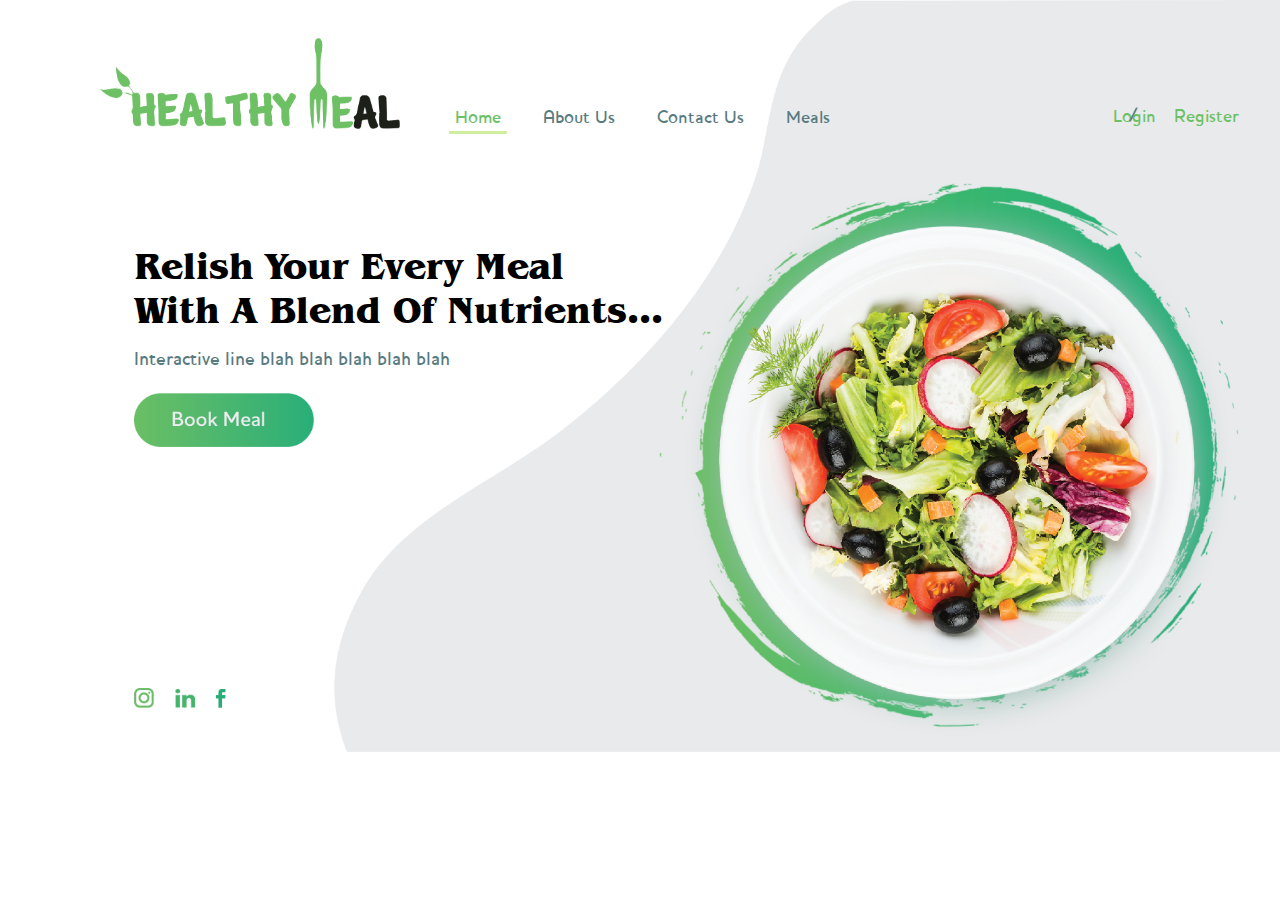
<file: index.html>
<!DOCTYPE html>
<html lang="en">
<head>
    <meta charset="UTF-8">
    <meta name="viewport" content="width=device-width, initial-scale=1.0">
    <link rel="stylesheet" type="text/css" href="index.css">
    <title>Healthy Meal - Home</title>
</head>
<body>
  <img class="grey_back" src="data/home/2x/Asset%2066@2x.png">
   <div class="main">
      
       <div class="icon">
            <a href="index.html">
                <img class="logo" src="data/home/2x/Asset%2064@2x.png">
            </a>
        </div>
        
        <div class="nav">
            <ul>
              <li><a class="active" href="#home">Home</a></li>
              <li><a href="about.html">About Us</a></li>
              <li><a href="contact.html">Contact Us</a></li>
              <li><a href="meal.html">Meals</a></li>
            </ul>
        </div>
        
        <div class="sign">
            <ul>
              <li><a href="login.html">Login</a></li>
              <img src="data/home/2x/Asset%2059@2x.png" style="width: 9px;position: absolute; right: 121px;">
              <li><a href="register.html">Register</a></li>
            </ul>
        </div>
        
        <img src="data/home/2x/Asset%2065@2x.png" style="width: 580px;position: absolute; right: 20px; bottom: 10px;">
        <img src="data/home/2x/Asset%2056@2x.png" style="width: 550px; position: absolute; right: 25px; bottom: 0px;">
        
        <div class="headline">
            <h1 style="font-size: 37px;margin-top: 6px;margin-bottom: 0;">
                Relish Your Every Meal<br>
                With A Blend Of Nutrients...
            </h1>
            <h3 style="font-family: font_hm;color: #587B7F;font-weight: 100;margin-top: 15px;">
                Interactive line blah blah blah blah blah
            </h3>
        </div>
        
        <div class="button">
            <img src="data/home/2x/Asset%2063@2x.png" style="width: 180px;position: absolute;top: -5px;">
            <a href="meal.html">
                <img src="data/home/2x/Asset%2062@2x.png" style="width: 100px;position: absolute;left: 37px;top: 10px;">
            </a>
        </div>
        
        <div class="footer">
            <a href="https://www.instagram.com/p_r_o_designer/" >
                <img src="data/home/2x/Asset%2054@2x.png">
            </a>
            <a href="https://www.linkedin.com/company/healthymeal/" >
                <img src="data/home/2x/Asset%2055@2x.png">
            </a>
            <a href="https://www.facebook.com/amanshrivastava123" >
                <img src="data/home/2x/Asset%2053@2x.png" style="width: 10px;">
            </a>
            
            
        </div>
        
   </div>
    
    
</body>
</html>
</file>
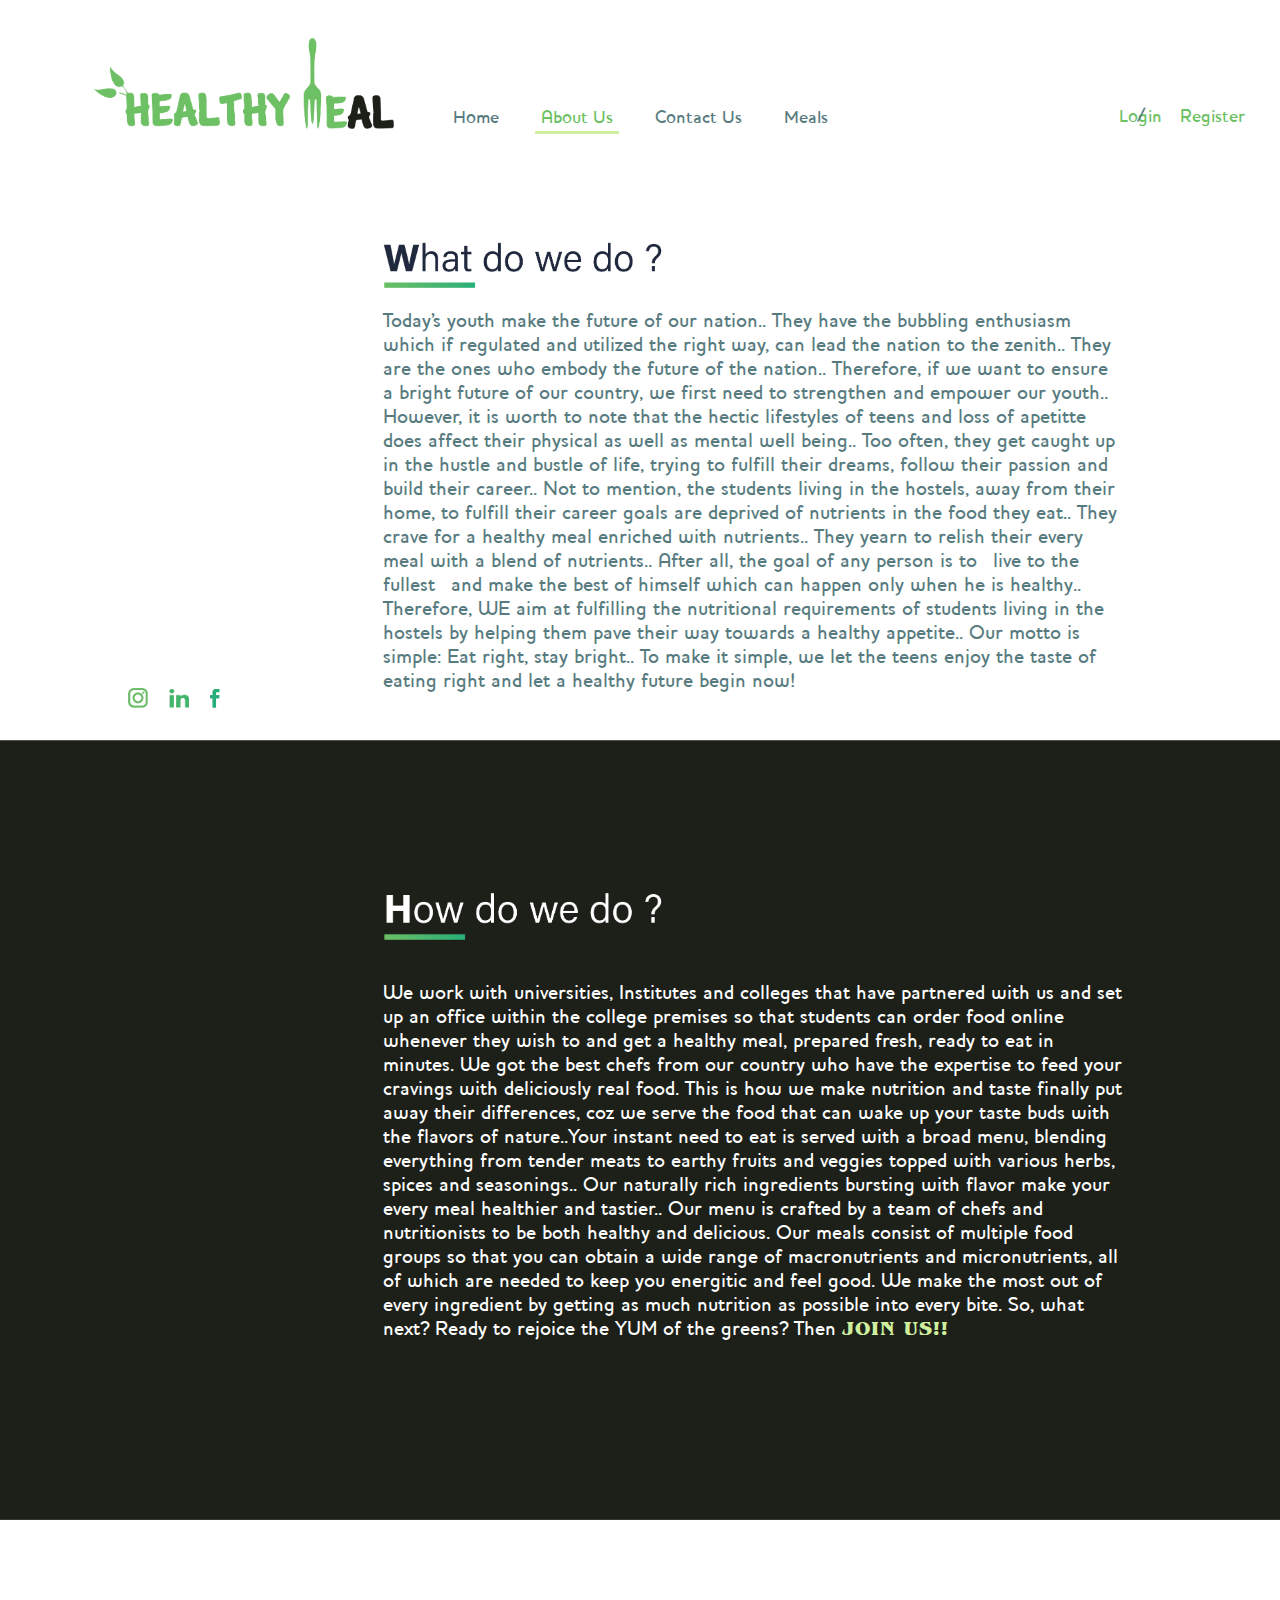
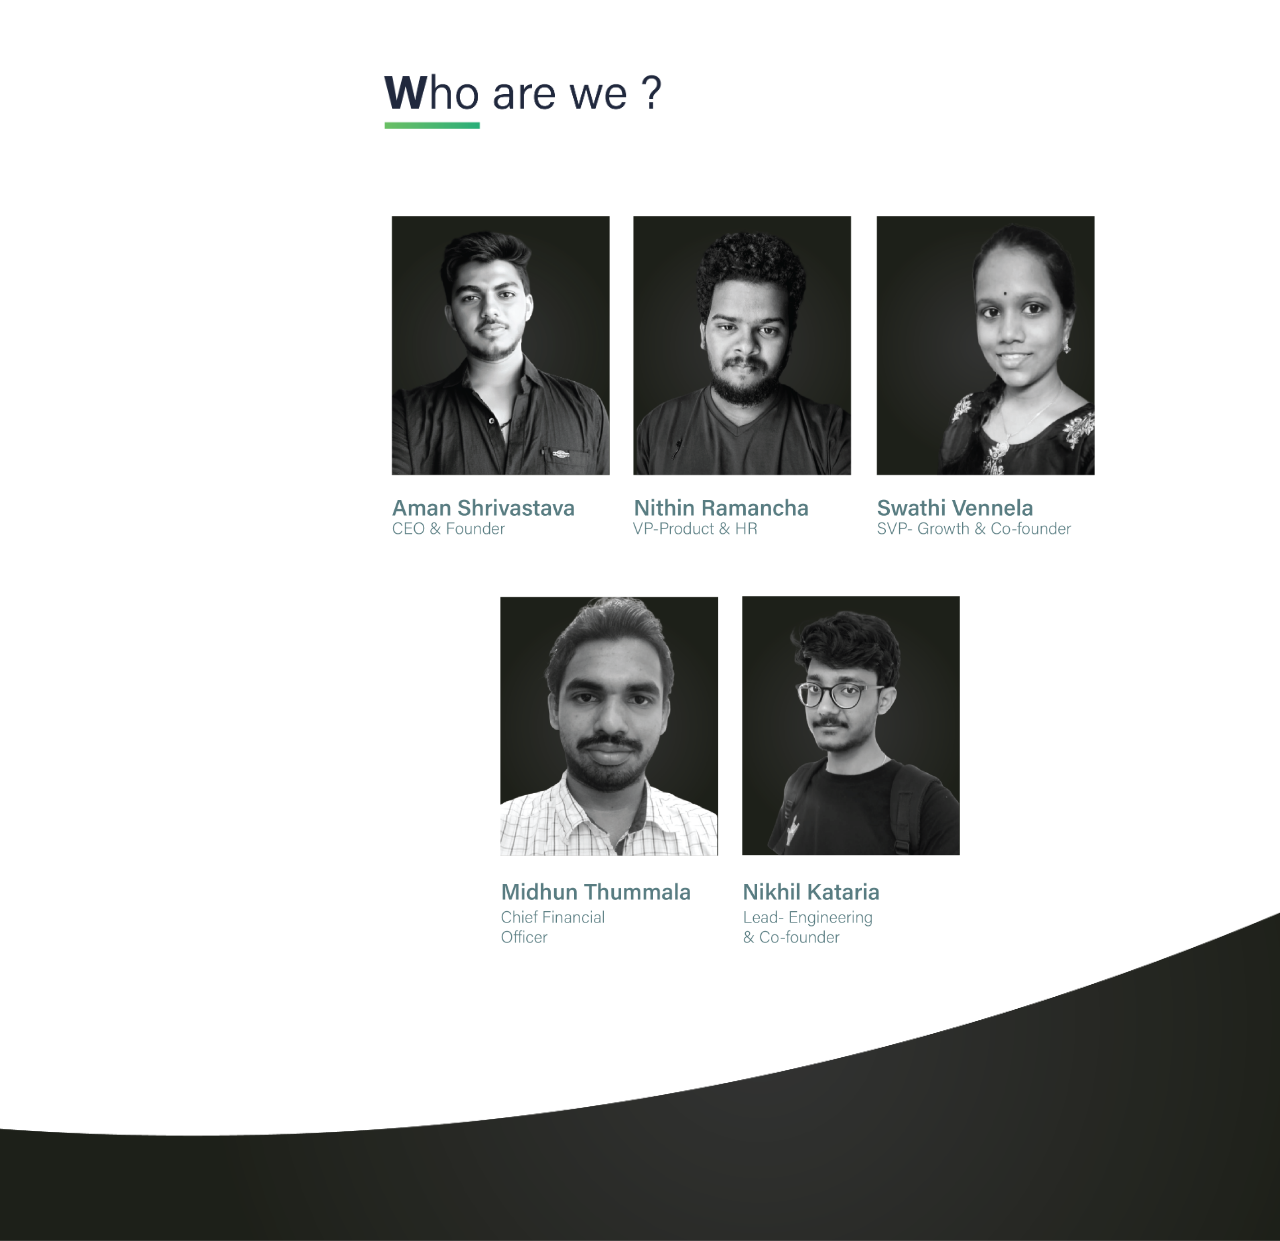
<file: about.html>
<!DOCTYPE html>
<html lang="en">
<head>
    <meta charset="UTF-8">
    <meta name="viewport" content="width=device-width, initial-scale=1.0">
    <link rel="stylesheet" type="text/css" href="about.css">
    <title>Healthy Meal - About</title>
</head>
<body>
  <img class="black_back" src="data/about_us/2x/Asset%20198@2x.png">
  <img class="foot_img" src="data/about_us/2x/Asset%20186@2x.png">
   <div class="main">
      
       <div class="icon">
            <a href="index.html">
                <img class="logo" src="data/home/2x/Asset%2064@2x.png">
            </a>
        </div>
        
        <div class="nav">
            <ul>
              <li><a href="index.html">Home</a></li>
              <li><a class="active" href="about.html">About Us</a></li>
              <li><a href="contact.html">Contact Us</a></li>
              <li><a href="meal.html">Meals</a></li>
            </ul>
        </div>
        
        <div class="sign">
            <ul>
              <li><a href="login.html">Login</a></li>
              <img src="data/home/2x/Asset%2059@2x.png" style="width: 9px;position: absolute; right: 121px;">
              <li><a href="register.html">Register</a></li>
            </ul>
        </div>
        
        <div class="content">
            <div class="what">
               <img src="data/about_us/2x/Asset%20201@2x.png" style="width: 280px;margin-bottom: 15px;"><br>
                Today's youth make the future of our nation.. They have the bubbling enthusiasm which if regulated and utilized the right way, can lead the nation to the zenith.. They are the ones who embody the future of the nation.. Therefore, if we want to ensure a bright future of our country, we first need to strengthen and empower our youth.. However, it is worth to note that the hectic lifestyles of teens and loss of apetitte does affect their physical as well as mental well being.. Too often, they get caught up in the hustle and bustle of life, trying to fulfill their dreams, follow their passion and build their career.. Not to mention, the students living in the hostels, away from their home, to fulfill their career goals are deprived of nutrients in the food they eat.. They crave for a healthy meal enriched with nutrients.. They yearn to relish their every meal with a blend of nutrients.. After all, the goal of any person is to "live to the fullest" and make the best of himself which can happen only when he is healthy.. Therefore, WE aim at fulfilling the nutritional requirements of students living in the hostels by helping them pave their way towards a healthy appetite.. Our motto is simple: Eat right, stay bright.. To make it simple, we let the teens enjoy the taste of eating right and let a healthy future begin now!
            </div>
                
            <div class="how">
                <img src="data/about_us/2x/Asset%20401@2x.png" style="width: 280px;margin-bottom: 35px;margin-top: 150px;"><br>
                We work with universities, Institutes and colleges that have partnered with us and set up an office within the college premises so that students can order food online whenever they wish to and get a healthy meal, prepared fresh, ready to eat in minutes. We got the best chefs from our country who have the expertise to feed your cravings with deliciously real food. This is how we make nutrition and taste finally put away their differences, coz we serve the food that can wake up your taste buds with the flavors of nature..Your instant need to eat is served with a broad menu, blending everything from tender meats to earthy fruits and veggies topped with various herbs, spices and seasonings.. Our naturally rich ingredients bursting with flavor make your every meal healthier and tastier.. Our menu is crafted by a team of chefs and nutritionists to be both healthy and delicious. Our meals consist of multiple food groups so that you can obtain a wide range of macronutrients and micronutrients, all of which are needed to keep you energitic and feel good. We make the most out of every ingredient by getting as much nutrition as possible into every bite. So, what next? Ready to rejoice the YUM of the greens? Then <span id="join">JOIN US!!</span> 
            </div>
            
            <div class="who">
              <img src="data/about_us/2x/Asset%20402@2x.png" style="width: 280px;margin-bottom: 75px;margin-top: 150px;"><br>
               <img src="data/about_us/2x/Asset%20404@2x.png" style="width: 800px;">
                <!-- 
                <div class="profile">
                    <div class="one">
                        <img src="data/about_us/2x/Asset%20185@2x.png">
                    </div>
                    <div class="two">
                        <img src="data/about_us/2x/Asset%20182@2x.png">
                    </div>
                    <div class="three">
                        <img src="data/about_us/2x/Asset%20181@2x.png">
                    </div>
                    <div class="four">
                        <img src="data/about_us/2x/Asset%20184@2x.png">
                    </div>
                    <div class="five">
                        <img src="data/about_us/2x/Asset%20183@2x.png">
                    </div>
                </div> -->
            </div>
            
            
        </div>
        
        <div class="footer">
            <a href="https://www.instagram.com/p_r_o_designer/" >
                <img src="data/home/2x/Asset%2054@2x.png">
            </a>
            <a href="https://www.linkedin.com/company/healthymeal/" >
                <img src="data/home/2x/Asset%2055@2x.png">
            </a>
            <a href="https://www.facebook.com/amanshrivastava123" >
                <img src="data/home/2x/Asset%2053@2x.png" style="width: 10px;">
            </a>
            
            
        </div>
        
   </div>
    
    
</body>
</html>
</file>
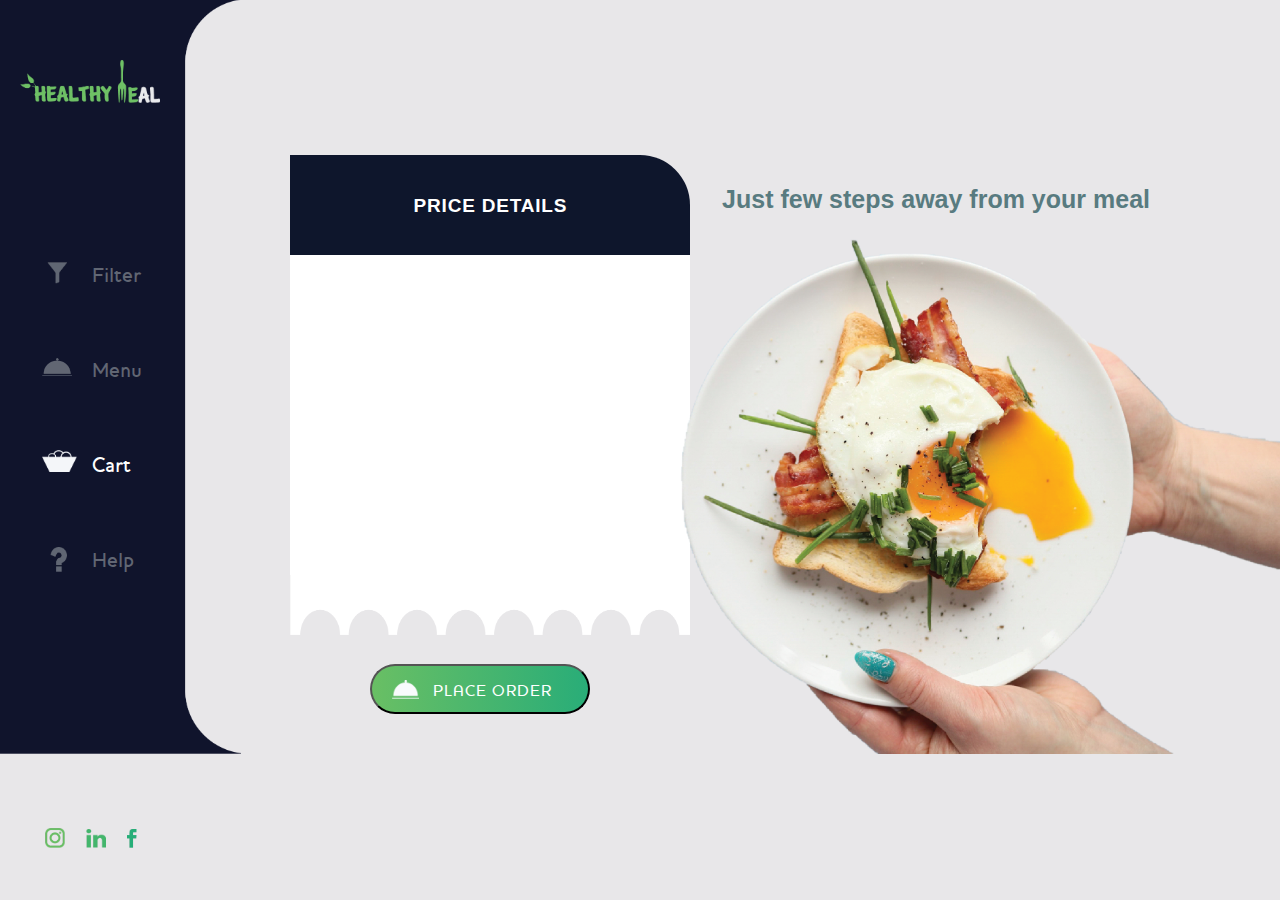
<file: cart.html>
<!DOCTYPE html>
<html lang="en">
<head>
    <meta charset="UTF-8">
    <meta name="viewport" content="width=device-width, initial-scale=1.0">
    <link rel="stylesheet" type="text/css" href="cart.css">
    <title>Healthy Meal - Cart</title>
</head>
<body>
  <img src="data/meal/2x/Asset%20298@2x.png" class="left_img">
  <a href="index.html"><img src="data/meal/2x/Asset%20277@2x.png" class="icon"></a>
   <div class="ver_nav">
        <ul>
          <li><a href="#home">
          <img src="data/meal/2x/Asset%20292@2x.png" class="nav_icon" style="width: 20px; left: 25px;">Filter</a></li>
          
          <li><a href="meal.html"><img src="data/meal/2x/Asset%20401@2x.png" class="nav_icon" style="top: 151px;width: 30px;left: 20px;">Menu</a></li>
          
          <li><a class="active" href="cart.html"><img src="data/meal/2x/Asset%20402@2x.png" class="nav_icon" style="top: 243px;width: 35px;left: 20px;">Cart</a></li>
          
          <li><a href="help.html"><img src="data/meal/2x/Asset%20273@2x.png" class="nav_icon" style="top: 340px;width: 17px;left: 28px;">Help</a></li>
          
        </ul>    
   </div>
    
    <div class="container">
        <div class="bill">
            PRICE DETAILS
        </div>
        <div class="details">
            <img src="data/cart/Asset%20155@2x.png" style="width: 400px;position: absolute;bottom: -60px;">
        </div>
        
        <button id="prepare"><img src="data/meal/2x/Asset%20236@2x.png" style="position: absolute;z-index: 1;width: 27px;left: 20px;bottom: 13px;">PLACE ORDER</button>
        
        <div class="headline">
            Just few steps away from your meal
        </div>
        
        <img src="data/cart/Asset%20118@2x.png" style="width: 600px;position: absolute;bottom: 0;right: 0;">
        
    </div>
       
    <div class="footer">
            <a href="https://www.instagram.com/p_r_o_designer/" >
                <img src="data/home/2x/Asset%2054@2x.png">
            </a>
            <a href="https://www.linkedin.com/company/healthymeal/" >
                <img src="data/home/2x/Asset%2055@2x.png">
            </a>
            <a href="https://www.facebook.com/amanshrivastava123" >
                <img src="data/home/2x/Asset%2053@2x.png" style="width: 10px;">
            </a>
            
            
        </div>
    
    
</body>
</html>
</file>
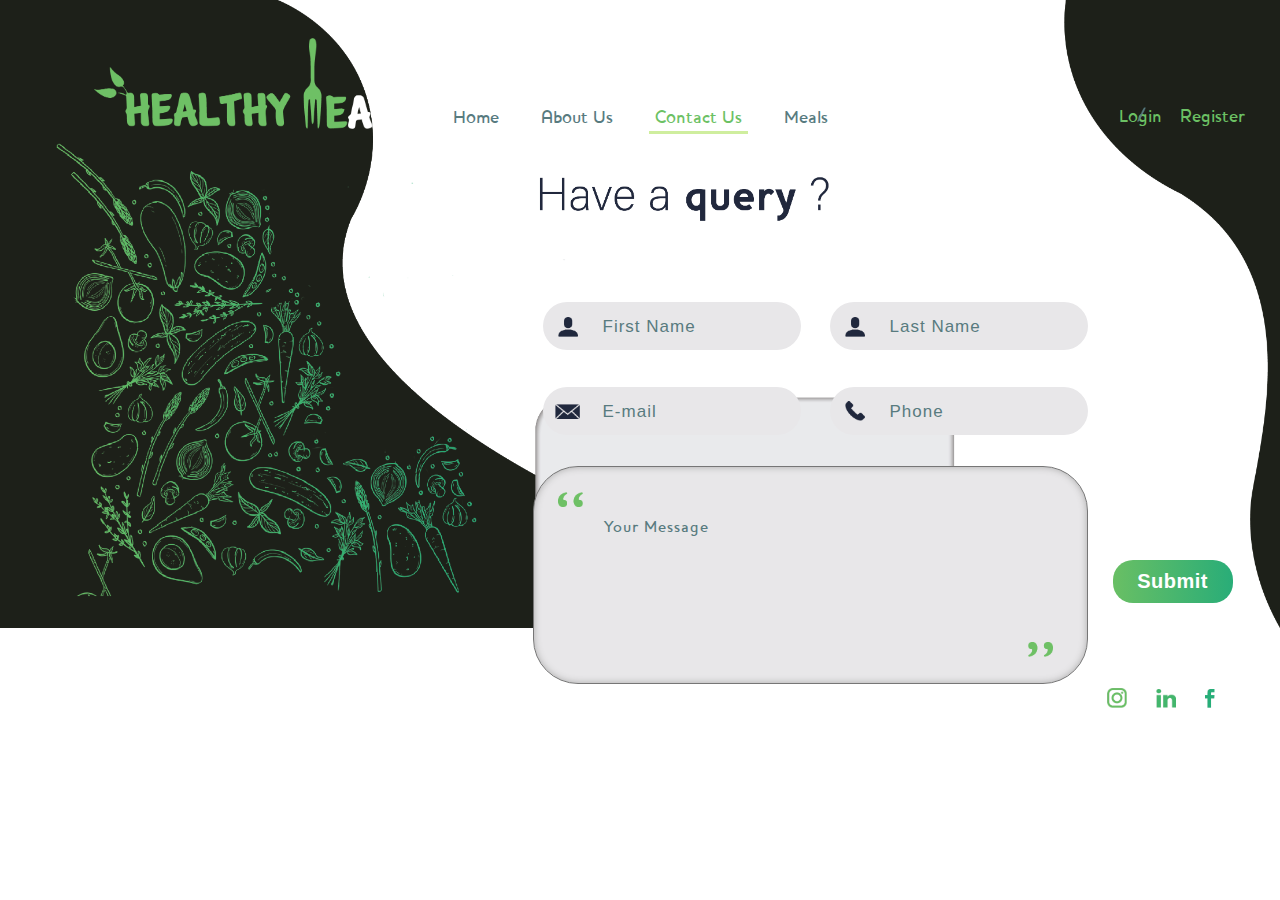
<file: contact.html>
<!DOCTYPE html>
<html lang="en">
<head>
    <meta charset="UTF-8">
    <meta name="viewport" content="width=device-width, initial-scale=1.0">
    <link rel="stylesheet" type="text/css" href="contact.css">
    <title>Healthy Meal - Contact</title>
</head>
<body>
   <div class="main">
      
       <div class="icon">
            <a href="index.html">
                <img class="logo" src="data/contact_us/2x/Asset%2077@2x.png">
            </a>
        </div>
        
        <div class="nav">
            <ul>
              <li><a href="index.html">Home</a></li>
              <li><a href="about.html">About Us</a></li>
              <li><a class="active" href="contact.html">Contact Us</a></li>
              <li><a href="meal.html">Meals</a></li>
            </ul>
        </div>
        
        <div class="sign">
            <ul>
              <li><a href="login.html">Login</a></li>
              <img src="data/home/2x/Asset%2059@2x.png" style="width: 9px;position: absolute; right: 121px;">
              <li><a href="register.html">Register</a></li>
            </ul>
        </div>
        
        <div class="box">
            <form>
               <div class="inputBox">
                  <img src="data/contact_us/2x/Asset%2083@2x.png" style="width: 20px;position: absolute;top: 15px;left: 15px;">
                   <input type="text" name="" required="">
                   <label>Last Name</label>  
                </div>
                <div class="inputBox">
                  <img src="data/contact_us/2x/Asset%2083@2x.png" style="width: 20px;position: absolute;top: 15px;left: 15px;">
                   <input type="text" name="" required="">
                   <label>First Name</label>  
                </div>
                <div class="inputBox">
                  <img src="data/contact_us/2x/Asset%2084@2x.png" style="width: 20px;position: absolute;top: 14px;left: 15px;">
                   <input type="text" name="" required="">
                   <label>Phone</label>  
                </div>
                <div class="inputBox">
                  <img src="data/contact_us/2x/Asset%2081@2x.png" style="width: 25px;position: absolute;top: 17px;left: 12px;">
                   <input type="text" name="" required="">
                   <label>E-mail</label>  
                </div>
                <img src="data/contact_us/2x/Asset%20406@2x.png" style="width: 25px;position: absolute;top: 230px;left: 65px;z-index: 1;">
                <img src="data/contact_us/2x/Asset%20407@2x.png" style="width: 25px;position: absolute;top: 380px;left: 535px;z-index: 1;">
                <textarea>Your Message</textarea>
                
                <input type="submit" name="" value="Submit">
            </form>  
        </div> 
        
        <div class="footer">
            <a href="https://www.instagram.com/p_r_o_designer/" >
                <img src="data/home/2x/Asset%2054@2x.png">
            </a>
            <a href="https://www.linkedin.com/company/healthymeal/" >
                <img src="data/home/2x/Asset%2055@2x.png">
            </a>
            <a href="https://www.facebook.com/amanshrivastava123" >
                <img src="data/home/2x/Asset%2053@2x.png" style="width: 10px;">
            </a>
            
            
        </div>
        
   </div>
    
    
</body>
</html>
</file>
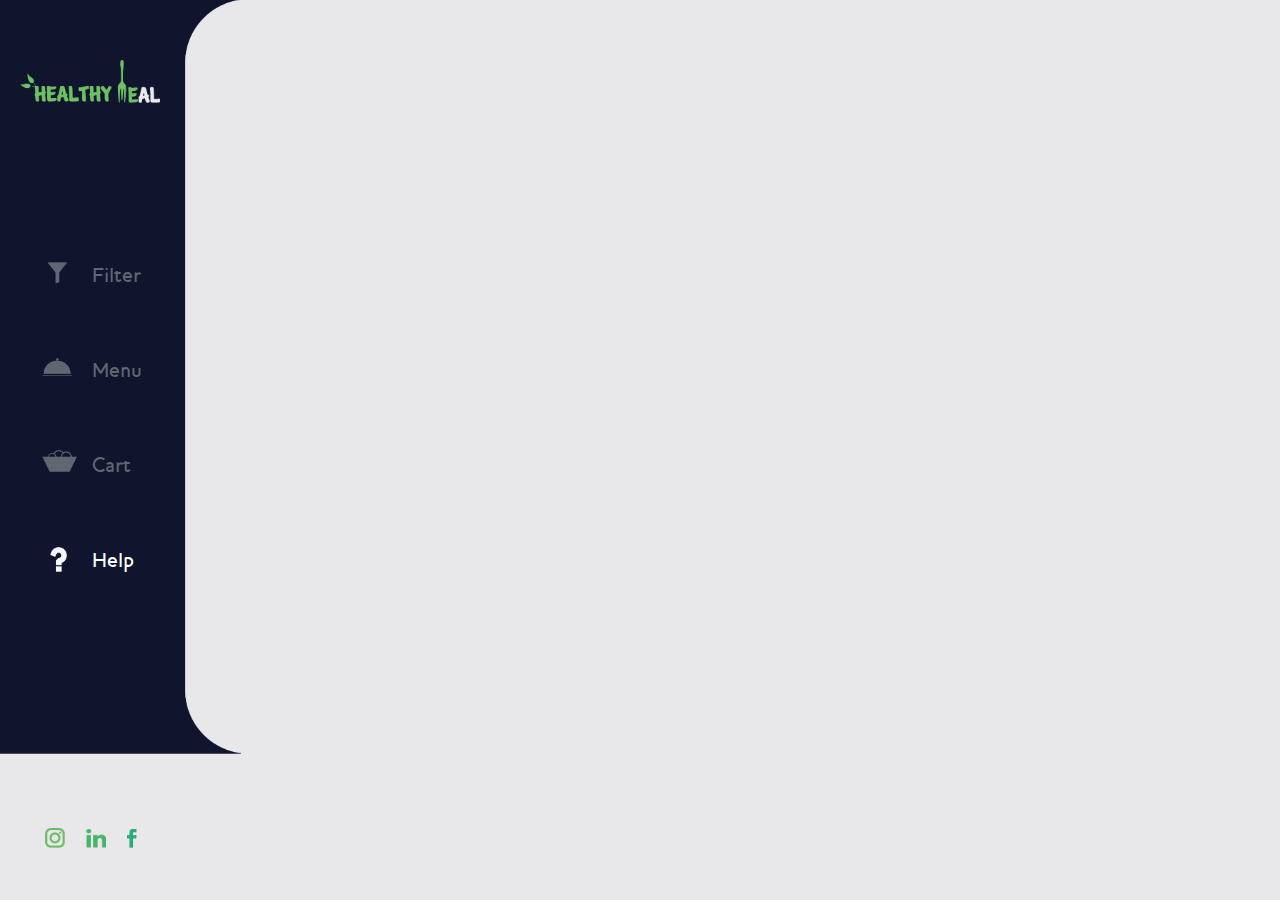
<file: help.html>
<!DOCTYPE html>
<html lang="en">
<head>
    <meta charset="UTF-8">
    <meta name="viewport" content="width=device-width, initial-scale=1.0">
    <link rel="stylesheet" type="text/css" href="help.css">
    <title>Healthy Meal - Help</title>
</head>
<body>
  <img src="data/meal/2x/Asset%20298@2x.png" class="left_img">
  <a href="index.html"><img src="data/meal/2x/Asset%20277@2x.png" class="icon"></a>
   <div class="ver_nav">
        <ul>
          <li><a href="#home">
          <img src="data/meal/2x/Asset%20292@2x.png" class="nav_icon" style="width: 20px; left: 25px;">Filter</a></li>
          
          <li><a href="meal.html"><img src="data/meal/2x/Asset%20401@2x.png" class="nav_icon" style="top: 151px;width: 30px;left: 20px;">Menu</a></li>
          
          <li><a href="cart.html"><img src="data/meal/2x/Asset%20400@2x.png" class="nav_icon" style="top: 243px;width: 35px;left: 20px;">Cart</a></li>
          
          <li><a class="active" href="help.html"><img src="data/meal/2x/Asset%20404@2x.png" class="nav_icon" style="top: 340px;width: 17px;left: 28px;">Help</a></li>
          
        </ul>    
   </div>
    
    <div class="container">
        
        
    </div>
       
    <div class="footer">
            <a href="https://www.instagram.com/p_r_o_designer/" >
                <img src="data/home/2x/Asset%2054@2x.png">
            </a>
            <a href="https://www.linkedin.com/company/healthymeal/" >
                <img src="data/home/2x/Asset%2055@2x.png">
            </a>
            <a href="https://www.facebook.com/amanshrivastava123" >
                <img src="data/home/2x/Asset%2053@2x.png" style="width: 10px;">
            </a>
            
            
        </div>
    
    
</body>
</html>
</file>
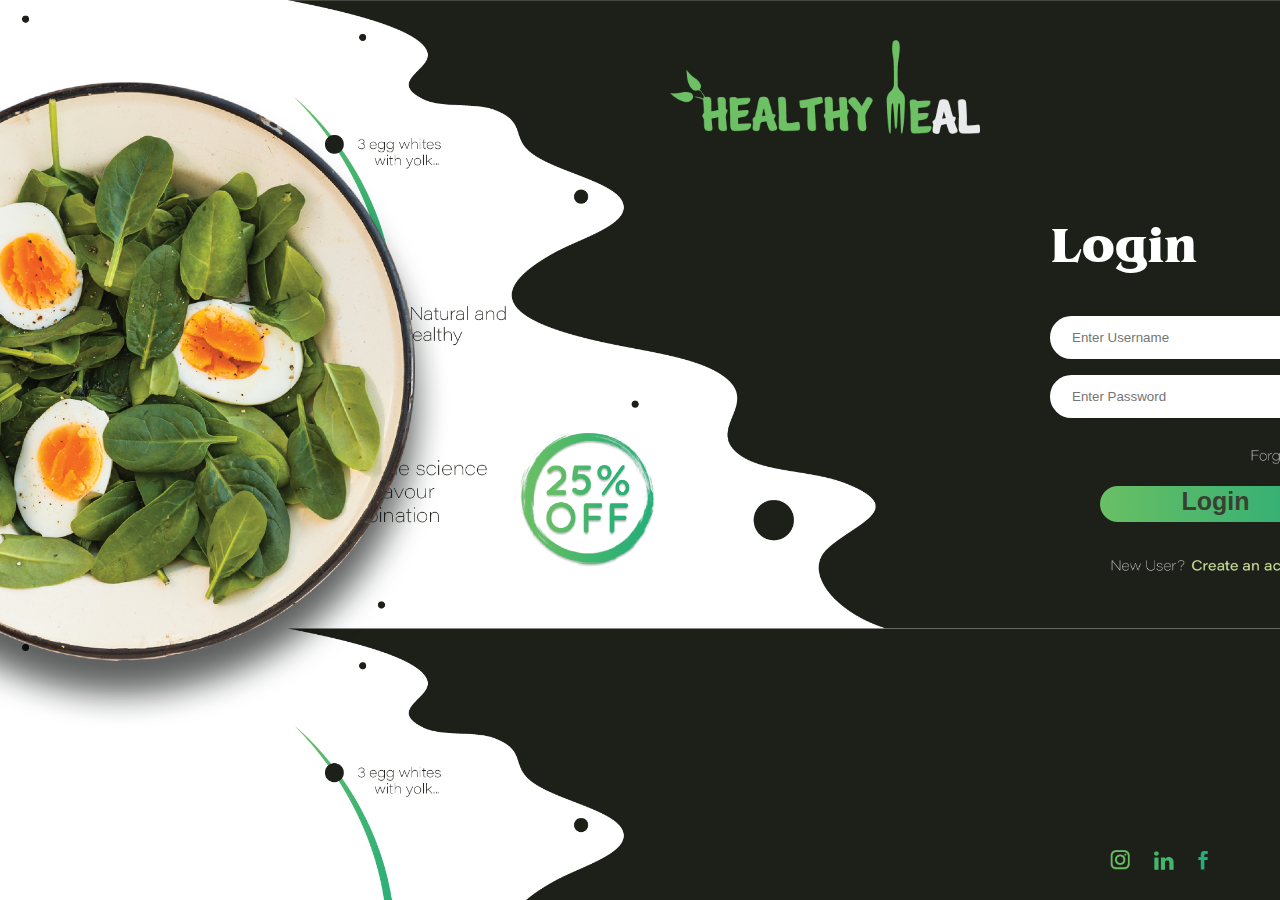
<file: login.html>
<!DOCTYPE html>
<html lang="en">
<head>
    <meta charset="UTF-8">
    <meta name="viewport" content="width=device-width, initial-scale=1.0">
    <link rel="stylesheet" type="text/css" href="login.css">
    <title>Healthy Meal - Login</title>
</head>
<body>
    <div class="icon">
        <a href="index.html">
            <img src="data/login/2x/Asset%20116@2x.png" style="width: 310px;">
        </a>
    </div>
    
    <img src="data/login/2x/Asset%20115@2x.png" style="width: 450px; position: absolute; top: 80px;">
    
    <div class="main">
        <h1 style="font-size: 50px;color: white;font-family: font_b;">Login</h1>
        <div class="form">
            <form action="/action_page.php" method="post">
              <input type="text" placeholder="Enter Username" name="uname" required>
              <input type="password" placeholder="Enter Password" name="psw" required>
              <a href="#">
                  <img src="data/login/2x/Asset%20121@2x.png" style="position: absolute;width: 120px;right: 10px;top: 140px;">
              </a>
              <button type="submit">Login</button>
              <img src="data/login/2x/Asset%20120@2x.png" style="position: absolute;width: 75px;right: 195px;top: 250px;">
              <a href="register.html">
                  <img src="data/login/2x/Asset%20119@2x.png" style="position: absolute;width: 130px;right: 59px;top: 250px;">
              </a>
              
            </form>
        </div> 
    </div>
        
    
    <div class="footer">
       <a href="https://www.instagram.com/p_r_o_designer/" >
                <img src="data/login/2x/Asset%20107@2x.png">
            </a>
            <a href="https://www.linkedin.com/company/healthymeal/" >
                <img src="data/login/2x/Asset%20108@2x.png">
            </a>
            <a href="https://www.facebook.com/amanshrivastava123" >
                <img src="data/login/2x/Asset%20106@2x.png" style="width: 10px;">
            </a>
    </div>
</body>
</html>
</file>
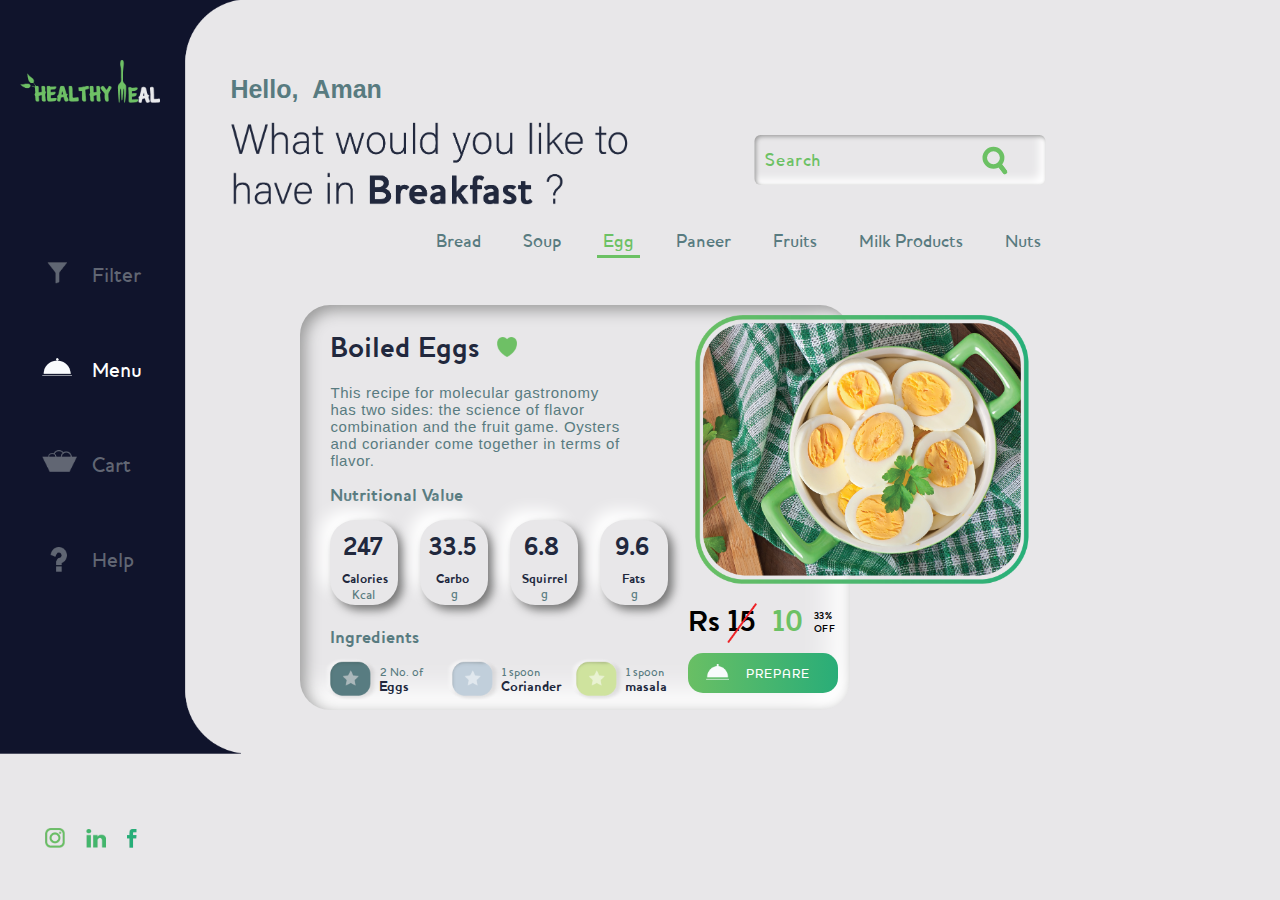
<file: meal.html>
<!DOCTYPE html>
<html lang="en">
<head>
    <meta charset="UTF-8">
    <meta name="viewport" content="width=device-width, initial-scale=1.0">
    <link rel="stylesheet" type="text/css" href="meal.css">
    <title>Healthy Meal - Meal</title>
</head>
<body>
  <img src="data/meal/2x/Asset%20298@2x.png" class="left_img">
  <a href="index.html"><img src="data/meal/2x/Asset%20277@2x.png" class="icon"></a>
   <div class="ver_nav">
        <ul>
          <li><a href="#home">
          <img src="data/meal/2x/Asset%20292@2x.png" class="nav_icon" style="width: 20px; left: 25px;">Filter</a></li>
          
          <li><a class="active" href="meal.html"><img src="data/meal/2x/Asset%20291@2x.png" class="nav_icon" style="top: 151px;width: 30px;left: 20px;">Menu</a></li>
          
          <li><a href="cart.html"><img src="data/meal/2x/Asset%20400@2x.png" class="nav_icon" style="top: 243px;width: 35px;left: 20px;">Cart</a></li>
          
          <li><a href="help.html"><img src="data/meal/2x/Asset%20273@2x.png" class="nav_icon" style="top: 340px;width: 17px;left: 28px;">Help</a></li>
          
        </ul>    
   </div>
   
    <div class="container">
        <div class="heading">
            Hello, &nbsp;Aman
            <img src="data/meal/2x/Asset%20286@2x.png" style="width: 410px;position: absolute;bottom: 0;left: 0;">
        </div>
        
        <div class="search_bar">
            <div class="cover">
              <form method="get" action="">
                <div class="tb">
                  <div class="td"><input type="text" placeholder="Search" required></div>
                  <div class="td" id="s-cover">
                    <button type="submit">
                      <div id="s-circle"></div>
                      <span></span>
                    </button>
                  </div>
                </div>
              </form>
            </div>
        </div>
        
        <div class="hor_nav">
            <ul>
              <li><a href="#">Bread</a></li>
              <li><a href="#">Soup</a></li>
              <li><a class="active" href="#">Egg</a></li>
              <li><a href="#">Paneer</a></li>
              <li><a href="#">Fruits</a></li>
              <li><a href="#">Milk Products</a></li>
              <li><a href="#">Nuts</a></li>
            </ul>
        </div>
        
        <div class="content1">
           <img src="data/meal/2x/Asset%20267@2x.png" style="width: 400px; position: absolute;right: -180px;top: 10px;">
            <div class="name">
                Boiled Eggs
                <img src="data/meal/2x/Asset%20233@2x.png" style="width: 20px;margin-left: 10px;">
            </div>
            <div class="desc">
                This recipe for molecular gastronomy has two sides: the science of flavor combination and the fruit game. Oysters and coriander come together in terms of flavor.
            </div>
            <div class="nut">
                Nutritional Value
            </div>
            <div class="char">
                <div class="content1">
                    <span1>247</span1>
                    <span2>Calories</span2>
                    <span3 style="left: 22px;top: 66px;">Kcal</span3>
                </div>
                <div class="content1" style="margin-left: 90px;">
                    <span1 style="left: 9px;">33.5</span1>
                    <span2 style="left: 16px;">Carbo</span2>
                    <span3>g</span3>
                </div>
                <div class="content1" style="margin-left: 180px;">
                    <span1 style="left: 14px;">6.8</span1>
                    <span2>Squirrel</span2>
                    <span3>g</span3>
                </div>
                <div class="content1" style="margin-left: 270px;">
                    <span1 style="left: 15px;">9.6</span1>
                    <span2 style="left: 22px;">Fats</span2>
                    <span3>g</span3>
                </div>
                
            </div>
            <div class="nut">
                Ingredients
            </div>
            <div class="teen">
                
                <div class="i1">
                    <img src="data/meal/2x/Asset%20405@2x.png">
                    2 No. of<br><span1>Eggs</span1>
                </div>
                <div class="i2">
                    <img src="data/meal/2x/Asset%20406@2x.png">
                    1 spoon<br><span1>Coriander</span1>
                </div>
                <div class="i3">
                    <img src="data/meal/2x/Asset%20407@2x.png">
                    1 spoon<br><span1>masala</span1>
                </div>
            </div>
            <div class="price">
                <div class="rs">
                   <img src="data/meal/2x/Asset%20203@2x.png" style="position: absolute;width: 30px;left: 39px;">
                    Rs 15 <span style="color: #6CC164;margin-left: 10px;">10</span>
                    <span style="font-size: 10px;position: absolute; right: 0;top: 6px;letter-spacing: .5px;font-family: font_hb;">33%<br>OFF</span>
                </div>
                <button id="prepare"><img src="data/meal/2x/Asset%20236@2x.png" style="position: absolute;z-index: 1;width: 23px;left: 18px;bottom: 13px;">PREPARE</button>
            </div>
        </div>
        
        
        
    </div>
    
    <div class="footer">
            <a href="https://www.instagram.com/p_r_o_designer/" >
                <img src="data/home/2x/Asset%2054@2x.png">
            </a>
            <a href="https://www.linkedin.com/company/healthymeal/" >
                <img src="data/home/2x/Asset%2055@2x.png">
            </a>
            <a href="https://www.facebook.com/amanshrivastava123" >
                <img src="data/home/2x/Asset%2053@2x.png" style="width: 10px;">
            </a>
            
            
        </div>
    
    
</body>
</html>
</file>
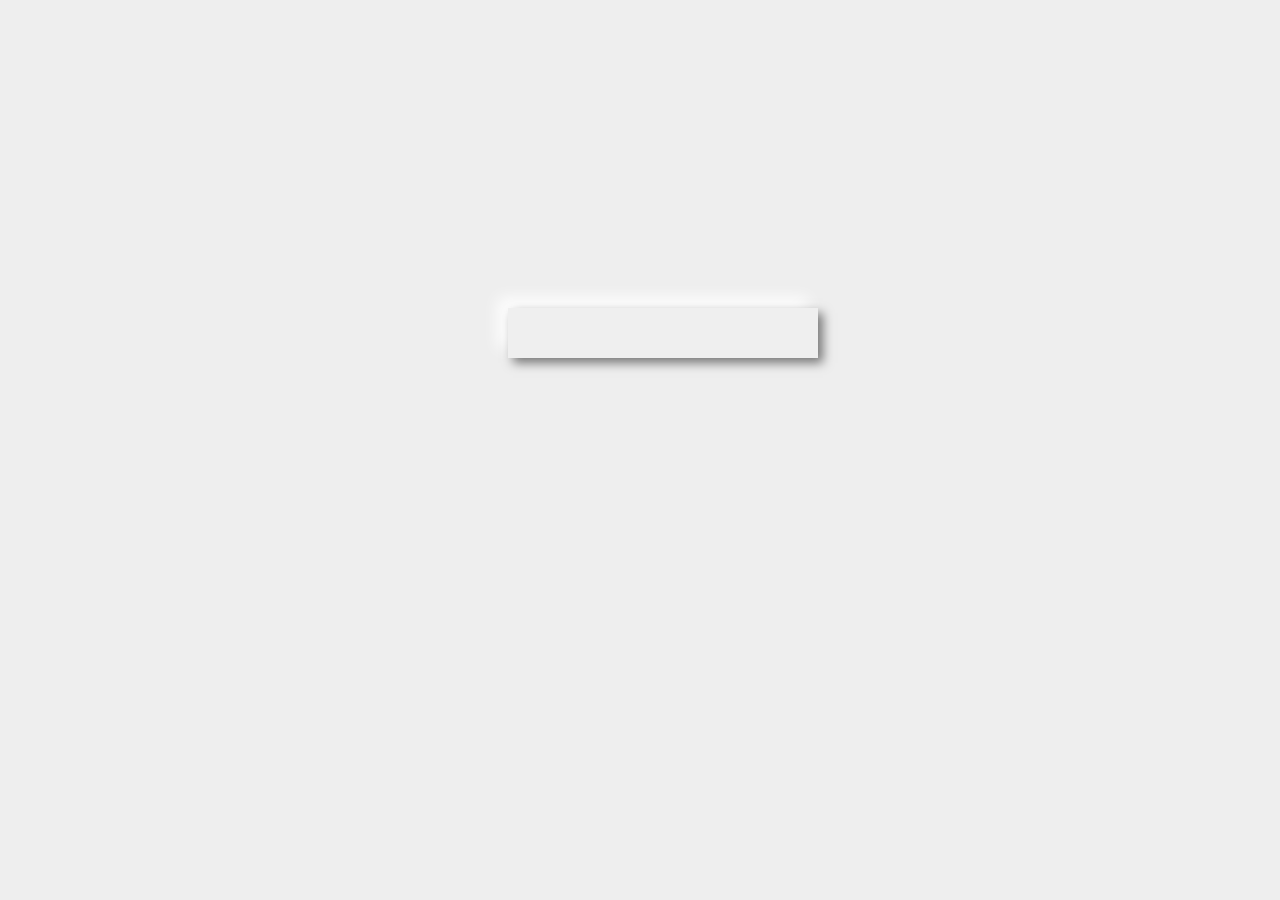
<file: r.html>
<!DOCTYPE html>
<html lang="en">
<head>
    <meta charset="UTF-8">
    <meta name="viewport" content="width=device-width, initial-scale=1.0">
    <link rel="stylesheet" type="text/css" href="r.css">
    <title>rough</title>
</head>
<body>
  <button>
      
  </button>
    
    
</body>
</html>
</file>
<file: index.css>
//full height of chrome page= 754px;
// full width ,, ,, ,, ,, ,,=       ;
//grey = #587B7F
// green = #6CC164
// light green = #CFEE9E
// gradient = #69BF64 to #29AD78 or 
// linear-gradient(to right,#69BF64 ,#29AD78);
// box-shadow: 5px 5px 10px #777,-10px -10px 15px #fff, 0 0 0 #999 inset,0 0 0 #fff inset;
// box-shadow: 0 0 0 #777,0 0 0 #fff, 4px 2px 5px #999 inset,-10px -10px 10px #fff inset;

body {
    padding: 0;
    margin: 0;
}

@font-face {
    font-family: 'font_hm';
    src: url(fonts/HouschkaMedium.ttf) format("truetype");
}

@font-face {
    font-family: 'font_hbr';
    src: url(fonts/HouschkaBold Regular.ttf) format("truetype");
}

@font-face {
    font-family: 'font_hdb';
    src: url(fonts/Houschka Pro DemiBold.ttf) format("truetype");
}

@font-face {
    font-family: 'font_b';
    src: url(fonts/Benguiab.ttf) format("truetype");
}

a {
    text-decoration: none;
}

.logo {
    width: 300px;
}

.grey_back {
    position: absolute;
    right: 0;
    top: 0;
    z-index: -2;
    width: 946px;
}

.main {
    position: relative;
    margin-left: 10%;
    margin-top: 3%;
    height: 700px;
    width: 89%;
/* background-color: bisque; */
}

.main div {
    position: absolute;
    
}

.icon {
/*    background-color: #aaaaaa;*/
    width: 25%;
    height: 100px;
    left: -34px;
}

.nav {
    /* background-color: #293874; */
    width: 72%;
    height: 30px;
    right: 0;
    top: 53px;
}

ul {
  list-style-type: none;
  margin: 0;
  padding: 0;
  overflow: hidden;
  /* background-color: #333; */
}

.nav li {
  float: left;
}

.nav li a {
    font-family: font_hm;
    font-weight: 100;
    font-size: 18px;
  display: block;
  color: #587B7F;
  text-align: center;
    margin-top: 15px;
    margin-right: 30px;
    padding-right: 6px;
    padding-left: 6px;
    padding-bottom: 3px;
  text-decoration: none;
}

.nav li a:hover:not(.active) {
    border-bottom-style: solid;
    border-color: #CFEE9E;
}

.nav .active {
    color: #6CC164;
    border-bottom-style: solid;
    border-color: #CFEE9E;
}

.sign {
    margin-top: 14px;
    /* background-color: #293874; */
    width: 13%;
    height: 30px;
    right: 0;
    top: 53px;
}

.sign li {
  float: left;
}

.sign li a {
    font-family: font_hm;
    font-size: 18px;
  display: block;
  color: #6CC164;
  text-align: center;
    padding-right: 18px;
  text-decoration: none;
}

.headline {
    /* background-color: #789234; */
    height: 100px;
    top: 200px;
    font-family: font_b;
    font-weight: 100;
}

.button {
    /* background-color: #678341; */
    height: 70px;
    width: 200px;
    top: 360px;
}

.footer {
    /* background-color: #287499; */
    height: 50px;
    width: 300px;
    bottom: 0;
}

.footer img {
    width: 20px;
    margin-right: 17px;
}
</file>
<file: about.css>
body {
    padding: 0;
    margin: 0;
}

@font-face {
    font-family: 'font_hm';
    src: url(fonts/HouschkaMedium.ttf) format("truetype");
}

@font-face {
    font-family: 'font_hbr';
    src: url(fonts/HouschkaBold Regular.ttf) format("truetype");
}

@font-face {
    font-family: 'font_hdb';
    src: url(fonts/Houschka Pro DemiBold.ttf) format("truetype");
}

@font-face {
    font-family: 'font_b';
    src: url(fonts/Benguiab.ttf) format("truetype");
}

a {
    text-decoration: none;
}

.logo {
    width: 300px;
}

.main {
    position: relative;
    margin-left: 10%;
    margin-top: 3%;
    height: 700px;
    width: 89%;
/* background-color: bisque; */
}

.main div {
    position: absolute;
    
}

.icon {
/*    background-color: #aaaaaa;*/
    width: 25%;
    height: 100px;
    left: -34px;
}

.nav {
    /* background-color: #293874; */
    width: 72%;
    height: 30px;
    right: 0;
    top: 53px;
}

ul {
  list-style-type: none;
  margin: 0;
  padding: 0;
  overflow: hidden;
  /* background-color: #333; */
}

.nav li {
  float: left;
}

.nav li a {
    font-family: font_hm;
    font-weight: 100;
    font-size: 18px;
  display: block;
  color: #587B7F;
  text-align: center;
    margin-top: 15px;
    margin-right: 30px;
    padding-right: 6px;
    padding-left: 6px;
    padding-bottom: 3px;
  text-decoration: none;
}

.nav li a:hover:not(.active) {
    border-bottom-style: solid;
    border-color: #CFEE9E;
}

.nav .active {
    color: #6CC164;
    border-bottom-style: solid;
    border-color: #CFEE9E;
}

.sign {
    margin-top: 14px;
    /* background-color: #293874; */
    width: 13%;
    height: 30px;
    right: 0;
    top: 53px;
}

.sign li {
  float: left;
}

.sign li a {
    font-family: font_hm;
    font-size: 18px;
  display: block;
  color: #6CC164;
  text-align: center;
    padding-right: 18px;
  text-decoration: none;
}

.content {
    position: relative;
    /* background-color: bisque; */
    width: 740px;
    height: 2150px;
    left: 255px;
    top: 200px;
}

.what {
    /* background-color: blueviolet; */
    height: 500px;
    width: 100%;
    font-family: font_hm;
    color: #587B7F;
    font-size: 19.5px;
    
}

.black_back {
    top: 740px;
    width: 1519px;
    height: 780px;
    position: absolute;
    z-index: -1;
}

.how {
    /* background-color: coral; */
    height: 780px;
    top: 500px;
    width: 100%;
    font-family: font_hm;
    color: white;
    font-size: 19.5px;
}

#join {
    font-family: font_b;
    color: #CFEE9E;
    font-size: 20px;
    letter-spacing: 1px;
}

.who {
    /* background-color: aquamarine; */
    top: 1280px;
    height: 780px;
    width: 100%;
}



/* .profile {
    width: 100%;
    height: 100%;
}

.profile div {
    background-color: orange;
    position: relative;
    width: 26.5%;
    height: 30%;
    float: left;
    margin-right: 3.3%;
    margin-bottom: 20%;
}

.profile div img {
    height: 100%;
}

.four{
    margin-left: 20%;
} */

.footer {
    /* background-color: #287499; */
    height: 50px;
    width: 300px;
    bottom: 0;
}

.footer img {
    width: 20px;
    margin-right: 17px;
}

.foot_img {
    position: absolute;
    width: 1519px;
    top: 2400px;
}
</file>
<file: cart.css>
*
{
    outline: none;
}

body {
    padding: 0;
    margin: 0;
    overflow: hidden;
    background-color: #E8E7E9;
}

@font-face {
    font-family: 'font_hm';
    src: url(fonts/HouschkaMedium.ttf) format("truetype");
}

@font-face {
    font-family: 'font_hb';
    src: url(fonts/HouschkaBold_Regular.ttf) format("truetype");
}

@font-face {
    font-family: 'font_b';
    src: url(fonts/Benguiab.ttf) format("truetype");
}

a {
    text-decoration: none;
}

.left_img {
    height: 755px;
    position: absolute;
    left: -1px;
    top: -1px;
    z-index: -10;
}

.icon {
    position: absolute;
    top: 60px;
    left: 20px;
    width: 140px;
}

.ver_nav {
    /* background-color: burlywood; */
    height: 400px;
    width: 140px;
    position: absolute;
    left: 22px;
    top: 23%;
}

.ver_nav ul {
  list-style-type: none;
  margin: 0;
  padding: 0;
  width: 100%;
}

.ver_nav li a {
  display: block;
  color: #616673;
  padding-left: 50%;
    font-size: 21px;
    font-family: font_hm;
    height: 40px;
    padding-top: 15px;
    margin-top: 40px;
    border-radius: 10px;
}

.ver_nav li a.active { 
  color: white;
}

.ver_nav li a:hover {
    box-shadow: 0 0 13px black inset;
     transition: .4s;
}

.nav_icon {
    position: absolute;
}

.container {
    /* background-color: blue; */
    height: 699px;
    width: 82%;
    position: relative;
    left: 18%;
    top: 55px;
}

.bill {
    height: 60px;
    background-color: #0E162C;
    width: 400px;
    position: absolute;
    top: 100px;
    left: 60px;
    border-top-right-radius: 50px;
    color: white;
    text-align: center;
    padding-top: 40px;
    font-size: 19px;
    font-family: acumin-pro,sans-serif;
    font-weight: 600;
    letter-spacing: .8px; 
}

.details {
    position: absolute;
    height: 320px;
    background-color: white;
    width: 400px;
    top: 200px;
    left: 60px;
}

.headline {
    font-family: acumin-pro,sans-serif;
    font-weight: 700;
    color: #587B80;
    font-size: 25px;
    position: absolute;
    right: 130px;
    top: 130px;
}

#prepare {
    position: absolute;
    bottom: 40px;
    height: 50px;
    width: 220px;
    background-image: linear-gradient(to right,#69BF64 ,#29AD78);
    border-radius: 25px;
    color: white;
    letter-spacing: 1px;
    padding-left: 30px;
    font-size: 16px;
    left: 140px;
    outline: none;
    font-family: font_hm;
    padding-top: 4px;
       
}

.footer {
    position: absolute;
    /* background-color: #287499; */
    height: 22px;
    width: 130px;
    bottom: 50px;
    left: 45px;
}

.footer img {
    width: 20px;
    margin-right: 17px;
}
</file>
<file: contact.css>
body {
    margin: 0;
    padding: 0;
    background-image: url(data/contact_us/2x/Asset%20405@2x.png);
    background-size: 100%;
    background-repeat: no-repeat;
}

@font-face {
    font-family: 'font_hm';
    src: url(fonts/HouschkaMedium.ttf) format("truetype");
}

@font-face {
    font-family: 'font_b';
    src: url(fonts/Benguiab.ttf) format("truetype");
}

a {
    text-decoration: none;
}

.logo {
    width: 300px;
}

.main {
    position: relative;
    margin-left: 10%;
    margin-top: 3%;
    height: 700px;
    width: 89%;
/* background-color: bisque; */
}

.main div {
    position: absolute;
    
}

.icon {
/*    background-color: #aaaaaa;*/
    width: 25%;
    height: 100px;
    left: -34px;
}

.nav {
    /* background-color: #293874; */
    width: 72%;
    height: 30px;
    right: 0;
    top: 53px;
}

ul {
  list-style-type: none;
  margin: 0;
  padding: 0;
  overflow: hidden;
  /* background-color: #333; */
}

.nav li {
  float: left;
}

.nav li a {
    font-family: font_hm;
    font-weight: 100;
    font-size: 18px;
  display: block;
  color: #587B7F;
  text-align: center;
    margin-top: 15px;
    margin-right: 30px;
    padding-right: 6px;
    padding-left: 6px;
    padding-bottom: 3px;
  text-decoration: none;
}

.nav li a:hover:not(.active) {
    border-bottom-style: solid;
    border-color: #CFEE9E;
}

.nav .active {
    color: #6CC164;
    border-bottom-style: solid;
    border-color: #CFEE9E;
}

.sign {
    margin-top: 14px;
    /* background-color: #293874; */
    width: 13%;
    height: 30px;
    right: 0;
    top: 53px;
}

.sign li {
  float: left;
}

.sign li a {
    font-family: font_hm;
    font-size: 18px;
  display: block;
  color: #6CC164;
  text-align: center;
    padding-right: 18px;
  text-decoration: none;
}

.box{
    position: absolute;
    top: 32%;
    left: 32%;
    width: 620px;
    padding: 40px;
    box-sizing: border-box;
    border-radius: 10px;
    font-family: acumin-pro,sans-serif;
    font-weight: 400;
    font-style: normal;
}

.box h2{
    margin: 0 0 30px;
    padding: 0px;
    color: black;
    font-family: font_b;
    font-size: 50px;
}

.box .inputBox{
    position: relative;
}

.box .inputBox input{
    width: 88%;
    padding: 10px 0;
    font-size: 16px;
    color: #A9A09F;
    letter-spacing: 1px;
    border: none;
    outline: none;
    background: transparent;
    font-family: acumin-pro,sans-serif;
    margin-bottom: 36.5px;
     background-color: #E8E7E9; 
    height: 28px;
    padding-left: 45px;
    border-radius: 25px;
}

.box .inputBox label{
    position: absolute;
    left: 60px;
    top: 0;
    padding: 15px 0;
    letter-spacing: 1px;
    font-size: 17px;
    color: #587B7F;
    pointer-events: none;
    transition: .5s;
}

.box .inputBox:nth-child(1), .box .inputBox:nth-child(3) {
    float: right;
    width: 45%;
}
.box .inputBox:nth-child(2), .box .inputBox:nth-child(4){
    width: 45%;
    left: 10px;
}

.box .inputBox input:focus ~ label,
.box .inputBox input:valid ~ label{
    top: 7px;
    color: #E8E7E9;
    z-index: -1;
    font-size: 12px;
}

 .box .inputBox input:focus {
    box-shadow: 0 0 7px #aaa;
     transition: .5s;
}

textarea {
    position: relative;
  width: 555px;
  height: 218px;
  padding: 50px 70px;
    top: -5px;
  box-sizing: border-box;
    background-color: #E8E7E9;
  font-size: 16px;
  resize: none;
    font-family: font_hm;
    letter-spacing: 1px;
    color: #587B7F;
    border-radius: 45px;
    box-shadow: 0 0 7px #aaa inset;
    outline: none;
}

textarea:focus {
    box-shadow: 0 0 10px #888;
    transition: .5s;
}

.box input[type="submit"]{
    background: transparent;
    border: none;
    outline: none;
    color: #fff;
    background-image: linear-gradient(to right,#69BF64 ,#29AD78);
    padding: 10px 20px;
    cursor: pointer;
    text-align: center;
    width: 120px;
    font-size: 20px;
    letter-spacing: 0.5px;
    border-radius: 20px;
    font-family: acumin-pro,sans-serif;
    font-weight: 700;
    position: absolute;
    right: -120px;
    bottom: 130px;
}

.footer {
    /* background-color: #287499; */
    height: 50px;
    width: 160px;
    bottom: 0;
    right: 0;
}

.footer img {
    width: 20px;
    margin-right: 25px;
}
</file>
<file: help.css>
*
{
    outline: none;
}

body {
    padding: 0;
    margin: 0;
    overflow: hidden;
    background-color: #E8E7E9;
}

@font-face {
    font-family: 'font_hm';
    src: url(fonts/HouschkaMedium.ttf) format("truetype");
}

@font-face {
    font-family: 'font_hb';
    src: url(fonts/HouschkaBold_Regular.ttf) format("truetype");
}

@font-face {
    font-family: 'font_b';
    src: url(fonts/Benguiab.ttf) format("truetype");
}

a {
    text-decoration: none;
}

.left_img {
    height: 755px;
    position: absolute;
    left: -1px;
    top: -1px;
    z-index: -10;
}

.icon {
    position: absolute;
    top: 60px;
    left: 20px;
    width: 140px;
}

.ver_nav {
    /* background-color: burlywood; */
    height: 400px;
    width: 140px;;
    position: absolute;
    left: 22px;
    top: 23%;
}

.ver_nav ul {
  list-style-type: none;
  margin: 0;
  padding: 0;
  width: 100%;
}

.ver_nav li a {
  display: block;
  color: #616673;
  padding-left: 50%;
    font-size: 21px;
    font-family: font_hm;
    height: 40px;
    padding-top: 15px;
    margin-top: 40px;
    border-radius: 10px;
}

.ver_nav li a.active { 
  color: white;
}

.ver_nav li a:hover {
    box-shadow: 0 0 13px black inset;
     transition: .4s;
}

.nav_icon {
    position: absolute;
}

.container {
    /* background-color: blue; */
    height: 699px;
    width: 82%;
    position: relative;
    left: 18%;
    top: 55px;
}


.footer {
    position: absolute;
    /* background-color: #287499; */
    height: 22px;
    width: 130px;
    bottom: 50px;
    left: 45px;
}

.footer img {
    width: 20px;
    margin-right: 17px;
}
</file>
<file: login.css>
body {
    padding: 0;
    margin: 0;
    background-image: url(data/login/2x/Asset%20400.png);
    background-size: cover;
}

a {
  text-decoration: none;
}

@font-face {
    font-family: 'font_hm';
    src: url(fonts/HouschkaMedium.ttf) format("truetype");
}

@font-face {
    font-family: 'font_hbr';
    src: url(fonts/HouschkaBold Regular.ttf) format("truetype");
}

@font-face {
    font-family: 'font_hdb';
    src: url(fonts/Houschka Pro DemiBold.ttf) format("truetype");
}

@font-face {
    font-family: 'font_b';
    src: url(fonts/Benguiab.ttf) format("truetype");
}

 div {
    position: absolute;
} 

.icon {
    /* background-color: aqua; */
    position: absolute;
    width: 300px;
    height: 100px;
    left: 670px;
    top: 40px;
}

 .main {
    /* background-color: dimgray; */
    width: 330px;
    height: 250px;
    left: 1050px;
    top: 180px;
} 

 input[type=text], input[type=password] {
     outline: none;
  width: 100%;
  padding: 12px 20px;
  margin: 8px 0;
  display: inline-block;
    border: 2px solid white;
  box-sizing: border-box;
    border-radius: 30px;
}

.main .form input:focus {
    border: 2px solid #CFEE9E;
}

button {
  background-image: linear-gradient(to right,#69BF64 ,#29AD78);
  color: #394032;
  padding-bottom: 6px;
    margin-top: 60px;
  border: none;
  cursor: pointer;
  width: 70%;
  box-sizing: border-box;
    border-radius: 20px;
    margin-left: 50px;
    font-size: 25px;
    font-family: acumin-pro,sans-serif;
    font-weight: 700;
    font-style: normal;
    outline: none;
}

button:hover {
    opacity: 0.8;
} 

.footer {
    /* background-color: fuchsia; */
    position: absolute;
    width: 120px;
    height: 30px;
    bottom: 20px;
    right: 50px;
}

.footer img {
    width: 20px;
    margin-right: 20px;
}
</file>
<file: meal.css>
*
{
    outline: none;
}

body {
    padding: 0;
    margin: 0;
    overflow: hidden;
    background-color: #E8E7E9;
}

@font-face {
    font-family: 'font_hm';
    src: url(fonts/HouschkaMedium.ttf) format("truetype");
}

@font-face {
    font-family: 'font_hb';
    src: url(fonts/HouschkaBold_Regular.ttf) format("truetype");
}

@font-face {
    font-family: 'font_b';
    src: url(fonts/Benguiab.ttf) format("truetype");
}

a {
    text-decoration: none;
}

.left_img {
    height: 755px;
    position: absolute;
    left: -1px;
    top: -1px;
    z-index: -10;
}

.icon {
    position: absolute;
    top: 60px;
    left: 20px;
    width: 140px;
}

.ver_nav {
    /* background-color: burlywood; */
    height: 400px;
    width: 140px;;
    position: absolute;
    left: 22px;
    top: 23%;
}

.ver_nav ul {
  list-style-type: none;
  margin: 0;
  padding: 0;
  width: 100%;
}

.ver_nav li a {
  display: block;
  color: #616673;
  padding-left: 50%;
    font-size: 21px;
    font-family: font_hm;
    height: 40px;
    padding-top: 15px;
    margin-top: 40px;
    border-radius: 10px;
}

.ver_nav li a.active { 
  color: white;
}

.ver_nav li a:hover {
    box-shadow: 0 0 13px black inset;
     transition: .4s;
}

.nav_icon {
    position: absolute;
}

.container {
    /* background-color: blue; */
    height: 699px;
    width: 82%;
    position: relative;
    left: 18%;
    top: 55px;
}

.heading {
    /* background-color: cadetblue; */
    height: 140px;
    width: 40%;
    position: absolute;
    top: 20px;
    left: 0;
    font-size: 25px;
    font-family: acumin-pro,sans-serif;
    font-weight: 700;
    color: #587B80;
}

.search_bar {
    height: 50px;
    position: absolute;
    left: 50%;
    top: 80px;
    width: 330px;
}

/*----------------------------------*/

.tb
{
    display: table;
}

.td
{
    display: table-cell;
    vertical-align: middle;
}

input, button
{
    color: #587B80;
    font-family: font_hm;
    padding: 0;
    margin: 0;
    border: 0;
    background-color: transparent;
    letter-spacing: 3px;
}

.cover
{
    position: absolute;
    top: 50%;
    left: -340px;
    right: 0;
    width: 900px;
    padding: 35px;
    margin: -83px auto 0 auto;
    border-radius: 20px;
    box-shadow: 0 0 0 #777,0 0 0 #fff, 5px 5px 15px #999 inset,-20px -20px 30px #fff inset;
    transform: scale(0.3);
    transition: 0.5s ease all;

}

.cover:focus-within,.cover:hover {
    box-shadow: 10px 10px 15px #777,-10px -10px 15px #fff, 0 0 0 #999 inset,0 0 0 #fff inset;
    transition: 0.5s ease all;
}

form
{
    height: 96px;
}

input[type="text"]
{
    width: 120%;
    height: 96px;
    font-size: 60px;
    line-height: 1;
}

input[type="text"]::placeholder
{
    color: #6CC164;
}

#s-cover
{
    width: 1px;
    padding-left: 160px;
}

button
{
    position: relative;
    display: block;
    width: 84px;
    height: 96px;
    cursor: pointer;
}

#s-circle
{
    position: relative;
    top: -8px;
    left: 0;
    width: 43px;
    height: 43px;
    margin-top: 0;
    border-width: 15px;
    border: 15px solid #6CC164;
    background-color: transparent;
    border-radius: 50%;
    transition: 0.5s ease all;
}

button span
{
    position: absolute;
    top: 68px;
    left: 43px;
    display: block;
    width: 45px;
    height: 15px;
    background-color: transparent;
    border-radius: 10px;
    transform: rotateZ(52deg);
    transition: 0.5s ease all;
}

button span:before, button span:after
{
    content: '';
    position: absolute;
    bottom: 0;
    right: 0;
    width: 45px;
    height: 15px;
    background-color: #6CC164;
    border-radius: 10px;
    transform: rotateZ(0);
    transition: 0.5s ease all;
}

#s-cover:hover #s-circle
{
    top: -1px;
    width: 67px;
    height: 15px;
    border-width: 0;
    background-color: #6CC164;
    border-radius: 20px;
}

#s-cover:hover span
{
    top: 50%;
    left: 56px;
    width: 25px;
    margin-top: -9px;
    transform: rotateZ(0);
}

#s-cover:hover button span:before
{
    bottom: 11px;
    transform: rotateZ(52deg);
}

#s-cover:hover button span:after
{
    bottom: -11px;
    transform: rotateZ(-52deg);
}
#s-cover:hover button span:before, #s-cover:hover button span:after
{
    right: -6px;
    width: 40px;
    background-color: #6CC164;
}

/*------------------------------*/


.hor_nav {
    /* background-color: #293874; */
    position: relative;
    width: 72%;
    height: 50px;
    left: 200px;
    top: 160px;
    
}

.hor_nav ul {
  list-style-type: none;
  margin: 0;
  padding: 0;
  overflow: hidden;
  /* background-color: #333; */
    
}

.hor_nav li {
  float: left;
}

.hor_nav li a {
    font-family: font_hm;
    font-weight: 100;
    font-size: 18px;
  display: block;
  color: #587B80;
  text-align: center;
    margin-top: 15px;
    margin-right: 30px;
    padding-right: 6px;
    padding-left: 6px;
    padding-bottom: 3px;
  text-decoration: none;
}

.hor_nav li a:hover:not(.active) {
    border-bottom-style: solid;
    border-color: #6CC164;
    transition: .4s ease all;
}

.hor_nav .active {
    color: #6CC164;
    border-bottom-style: solid;
    border-color: #6CC164;
}

.content1 {
    height: 350px;
    /* background-color: aquamarine; */
    width: 490px;
    position: relative;
    top: 200px;
    left: 70px;
    border-radius: 30px;
    box-shadow: 0 0 0 #777,0 0 0 #fff, 5px 5px 15px #999 inset,-20px -20px 30px #fff inset;
    
    padding: 30px;
    padding-top: 25px;
    transition: 0.5s ease all;
}

.content1:hover {
    box-shadow: 10px 10px 15px #777,-10px -10px 15px #fff, 0 0 0 #999 inset,0 0 0 #fff inset;
    transition: 0.5s ease all;
}

.name {
    font-family: font_hb;
    font-size: 29px;
    color: #21283D;
}

.desc {
    margin-top: 20px;
    font-family: acumin-pro,sans-serif;
    font-weight: 400;
    color: #587B80;
    letter-spacing: .6px;
    width: 60%;
    font-size: 15px;
}

.nut {
    margin-top: 15px;
    font-family: font_hb;
    color: #587B80;
    font-size: 18px;
}

.char {
    position: relative;
    /* background-color: bisque; */
    height: 105px;
}

.char .content1 {
    position: absolute;
    width: 8px;
    height: 30px;
    top: 14px;
    left: 0;
    border-radius: 25px;
    box-shadow: 5px 5px 10px #777,-10px -10px 15px #fff, 0 0 0 #999 inset,0 0 0 #fff inset;
    transition: 0.7s ease all;
}

.content1:hover .char .content1 {
    
    box-shadow: 0 0 0 #777,0 0 0 #fff, 4px 2px 5px #999 inset,-10px -10px 10px #fff inset;
    transition: 0.7s ease all;
}

.content1 span1 {
    position: absolute;
    left: 13px;
    top: 10px;
    font-family: font_hb;
    color: #21283D;
    font-size: 26px;
}

.content1 span2 {
    position: absolute;
    left: 12px;
    top: 50px;
    font-family: font_hb;
    color: #21283D;
    font-size: 13px;
}

.content1 span3 {
    position: absolute;
    left: 31px;
    top: 65px;
    font-family: font_hm;
    color: #587B80;
    font-size: 13px;
}

.teen img{
    width: 60px;
    position: absolute;
    top: -6px;
    left: -10px;
}

.i1, .i2, .i3 {
    position: relative;
    left: 0;
    top: 10px;
    /* background-color: aquamarine; */
    width: 50px;
    height: 40px;
    float: left;
    padding-left: 50px;
    font-size: 12px;
    padding-top: 6px;
    color: #587B80;
    font-family: font_hm;
}

.i2 {
    left: 22px;
}

.i3 {
    left: 46px;
}

.teen span1 {
    font-size: 14px;
    margin-left: 36px;
    margin-top: 9px;
}

.cal {
    font-size: 15px;
}

.price {
    /* background-color: burlywood; */
    position: relative;
    top: -45px;
    height: 100px;
    left: 15px;
    width: 30%;
    float: right;
}

.rs {
    height: 50%;
    /* background-color: crimson; */
    font-family: font_hb;
    font-size: 30px;
    
}

#prepare {
    height: 40px;
    width: 150px;
    background-image: linear-gradient(to right,#69BF64 ,#29AD78);
    border-radius: 15px;
    color: white;
    letter-spacing: 1px;
    padding-left: 30px;
    font-size: 13px;
}

.footer {
    position: absolute;
    /* background-color: #287499; */
    height: 22px;
    width: 130px;
    bottom: 50px;
    left: 45px;
}

.footer img {
    width: 20px;
    margin-right: 17px;
}
</file>
<file: r.css>
body {
    background-color: #eee;
}

button {
    height: 50px;
    width: 310px;
    margin-left: 500px;
    margin-top: 300px;
    box-shadow: 5px 5px 10px #777,-10px -10px 15px #fff, 0 0 0 #999 inset,0 0 0 #fff inset;
    outline: none;
    border: none;
    transition: 0.5s ease all;
}

button:hover {
    box-shadow: 0 0 0 #777,0 0 0 #fff, 2px 2px 10px #999 inset,-10px -10px 30px #fff inset;
    transition: 0.5s ease all;
}
</file>
